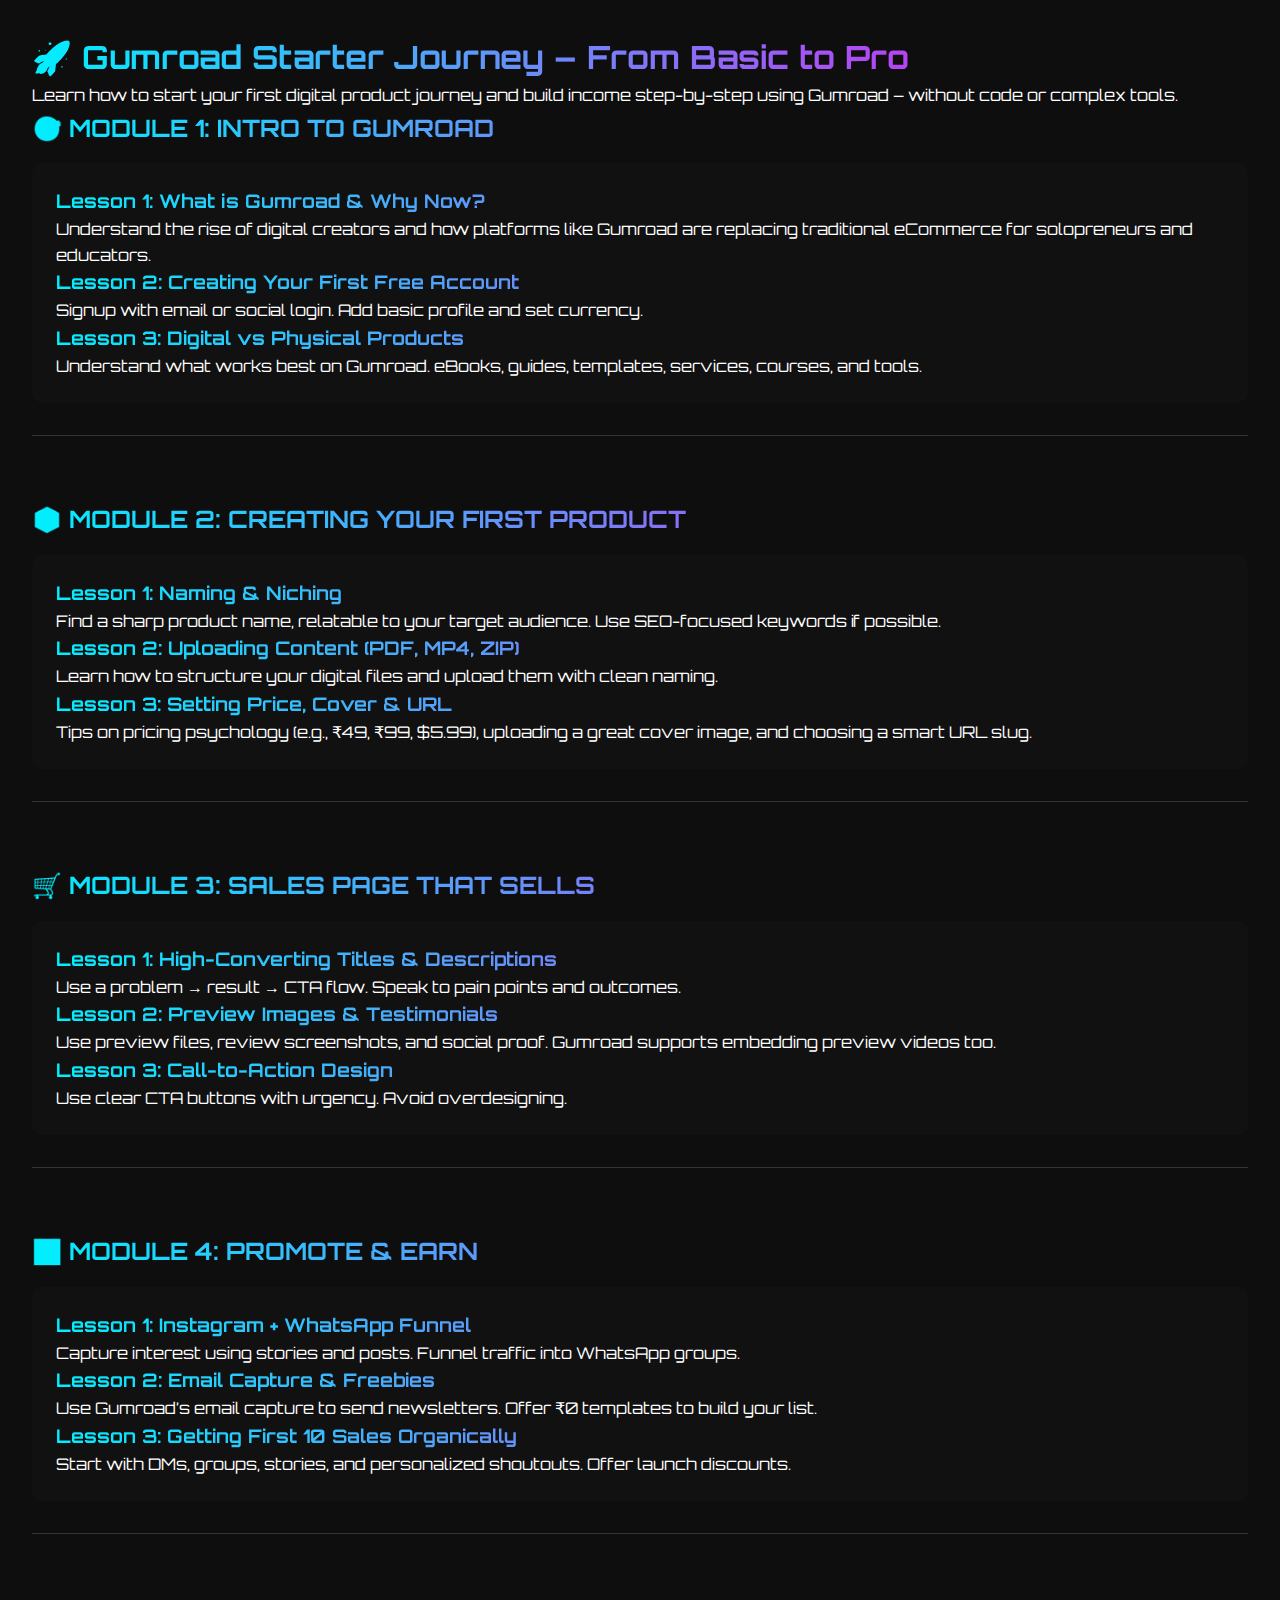
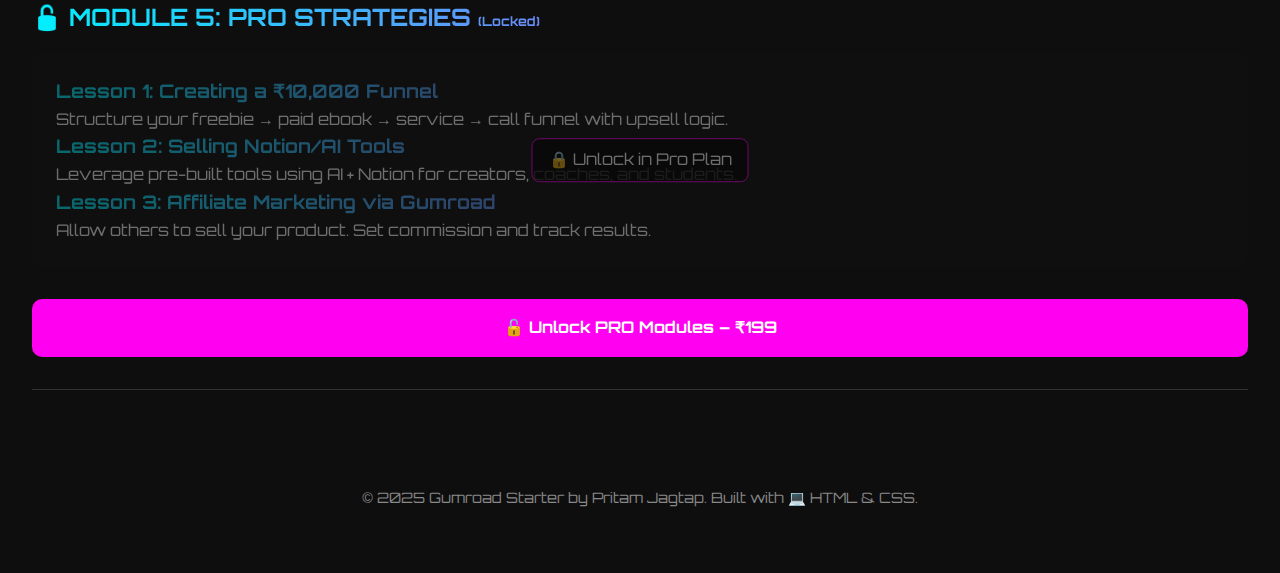
<file: index.html>
<!DOCTYPE html>
<html lang="en">
<head>
  <meta charset="UTF-8" />
  <meta name="viewport" content="width=device-width, initial-scale=1.0" />
  <title>Gumroad Starter Course – From Basic to Pro</title>
  <link href="https://fonts.googleapis.com/css2?family=Orbitron:wght@400;700&display=swap" rel="stylesheet">
  <style>
    * { margin: 0; padding: 0; box-sizing: border-box; }
    body {
      font-family: 'Orbitron', sans-serif;
      background: #0e0e0e;
      color: #ffffff;
      line-height: 1.6;
      padding: 2rem;
    }
    h1, h2, h3 {
      background: linear-gradient(90deg, #00f0ff, #ff00f0);
      -webkit-background-clip: text;
      -webkit-text-fill-color: transparent;
    }
    section {
      margin-bottom: 4rem;
      border-bottom: 1px solid #333;
      padding-bottom: 2rem;
    }
    .module {
      background: #111;
      padding: 1.5rem;
      border-radius: 10px;
      margin-top: 1rem;
    }
    .locked {
      opacity: 0.4;
      pointer-events: none;
      position: relative;
    }
    .locked::after {
      content: '🔒 Unlock in Pro Plan';
      position: absolute;
      top: 50%;
      left: 50%;
      transform: translate(-50%, -50%);
      background: rgba(0,0,0,0.8);
      padding: 0.5rem 1rem;
      border: 1px solid #ff00f0;
      border-radius: 8px;
    }
    .cta {
      background: #ff00f0;
      padding: 1rem;
      text-align: center;
      border-radius: 10px;
      margin-top: 2rem;
    }
    .cta a {
      color: white;
      text-decoration: none;
      font-weight: bold;
    }
  </style>
</head>
<body>
  <h1>🚀 Gumroad Starter Journey – From Basic to Pro</h1>
  <p>Learn how to start your first digital product journey and build income step-by-step using Gumroad – without code or complex tools.</p>

  <section>
    <h2>🎯 MODULE 1: INTRO TO GUMROAD</h2>
    <div class="module">
      <h3>Lesson 1: What is Gumroad & Why Now?</h3>
      <p>Understand the rise of digital creators and how platforms like Gumroad are replacing traditional eCommerce for solopreneurs and educators.</p>

      <h3>Lesson 2: Creating Your First Free Account</h3>
      <p>Signup with email or social login. Add basic profile and set currency.</p>

      <h3>Lesson 3: Digital vs Physical Products</h3>
      <p>Understand what works best on Gumroad. eBooks, guides, templates, services, courses, and tools.</p>
    </div>
  </section>

  <section>
    <h2>📦 MODULE 2: CREATING YOUR FIRST PRODUCT</h2>
    <div class="module">
      <h3>Lesson 1: Naming & Niching</h3>
      <p>Find a sharp product name, relatable to your target audience. Use SEO-focused keywords if possible.</p>

      <h3>Lesson 2: Uploading Content (PDF, MP4, ZIP)</h3>
      <p>Learn how to structure your digital files and upload them with clean naming.</p>

      <h3>Lesson 3: Setting Price, Cover & URL</h3>
      <p>Tips on pricing psychology (e.g., ₹49, ₹99, $5.99), uploading a great cover image, and choosing a smart URL slug.</p>
    </div>
  </section>

  <section>
    <h2>🛒 MODULE 3: SALES PAGE THAT SELLS</h2>
    <div class="module">
      <h3>Lesson 1: High-Converting Titles & Descriptions</h3>
      <p>Use a problem → result → CTA flow. Speak to pain points and outcomes.</p>

      <h3>Lesson 2: Preview Images & Testimonials</h3>
      <p>Use preview files, review screenshots, and social proof. Gumroad supports embedding preview videos too.</p>

      <h3>Lesson 3: Call-to-Action Design</h3>
      <p>Use clear CTA buttons with urgency. Avoid overdesigning.</p>
    </div>
  </section>

  <section>
    <h2>📈 MODULE 4: PROMOTE & EARN</h2>
    <div class="module">
      <h3>Lesson 1: Instagram + WhatsApp Funnel</h3>
      <p>Capture interest using stories and posts. Funnel traffic into WhatsApp groups.</p>

      <h3>Lesson 2: Email Capture & Freebies</h3>
      <p>Use Gumroad’s email capture to send newsletters. Offer ₹0 templates to build your list.</p>

      <h3>Lesson 3: Getting First 10 Sales Organically</h3>
      <p>Start with DMs, groups, stories, and personalized shoutouts. Offer launch discounts.</p>
    </div>
  </section>

  <section>
    <h2>🔓 MODULE 5: PRO STRATEGIES <span style="font-size: 0.8rem; color: #aaa;">(Locked)</span></h2>
    <div class="module locked">
      <h3>Lesson 1: Creating a ₹10,000 Funnel</h3>
      <p>Structure your freebie → paid ebook → service → call funnel with upsell logic.</p>

      <h3>Lesson 2: Selling Notion/AI Tools</h3>
      <p>Leverage pre-built tools using AI + Notion for creators, coaches, and students.</p>

      <h3>Lesson 3: Affiliate Marketing via Gumroad</h3>
      <p>Allow others to sell your product. Set commission and track results.</p>
    </div>

    <div class="cta">
      <a href="https://yourgumroadlink.com">🔓 Unlock PRO Modules – ₹199</a>
    </div>
  </section>

  <footer style="text-align:center; padding:2rem 0; font-size:0.9rem; color:#888;">
    © 2025 Gumroad Starter by Pritam Jagtap. Built with 💻 HTML & CSS.
  </footer>
</body>
</html>
</file>
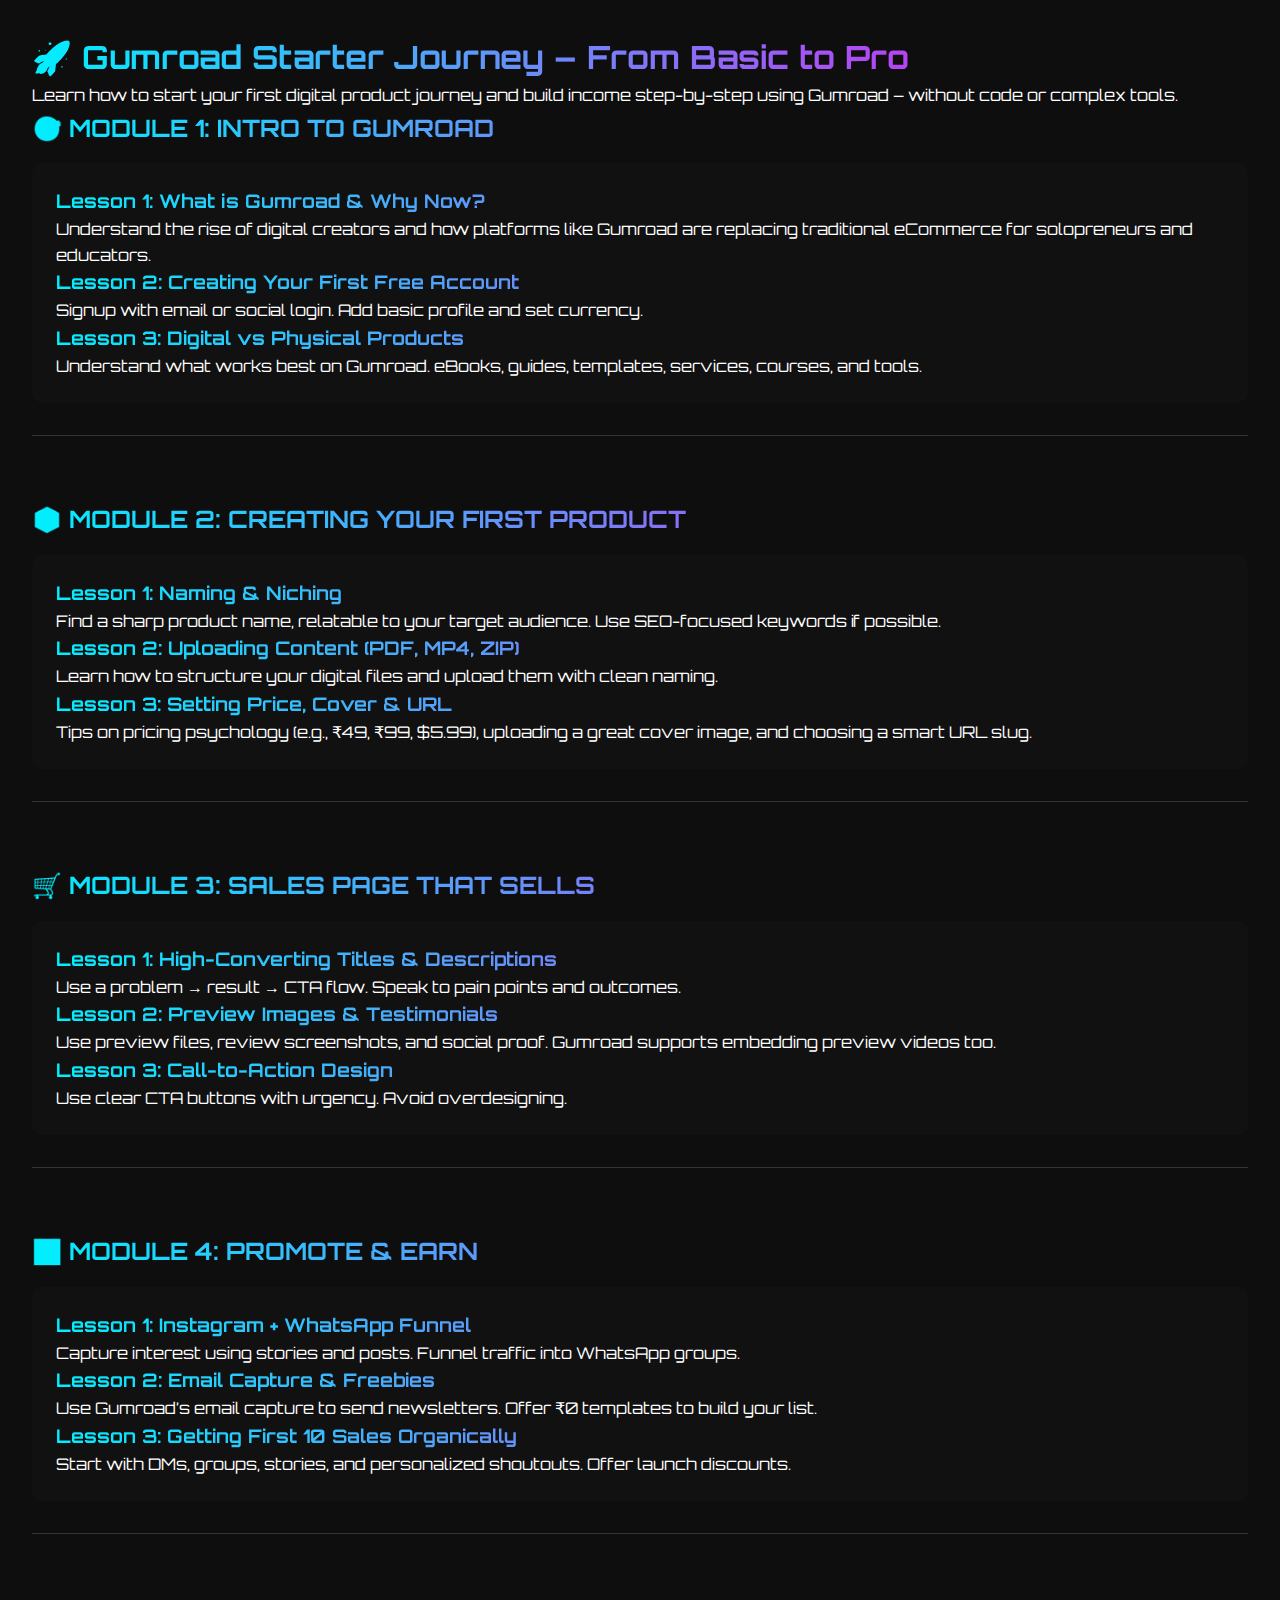
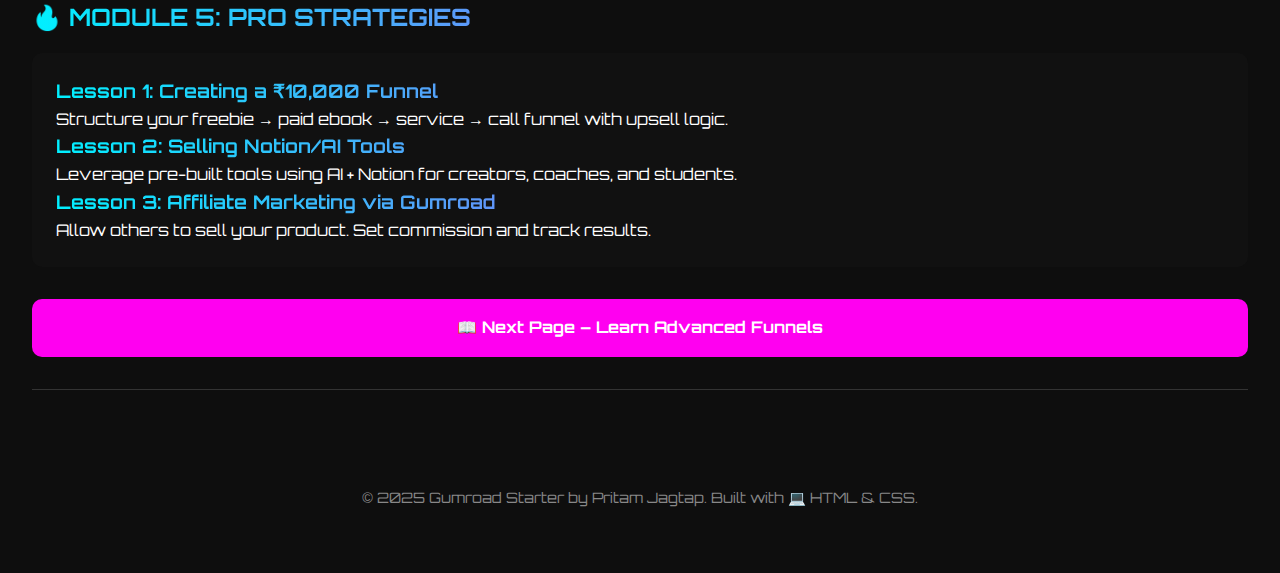
<file: page2.html>
<!DOCTYPE html>
<html lang="en">
<head>
  <meta charset="UTF-8" />
  <meta name="viewport" content="width=device-width, initial-scale=1.0" />
  <title>Gumroad Starter Course – From Basic to Pro</title>
  <link href="https://fonts.googleapis.com/css2?family=Orbitron:wght@400;700&display=swap" rel="stylesheet">
  <style>
    * { margin: 0; padding: 0; box-sizing: border-box; }
    body {
      font-family: 'Orbitron', sans-serif;
      background: #0e0e0e;
      color: #ffffff;
      line-height: 1.6;
      padding: 2rem;
    }
    h1, h2, h3 {
      background: linear-gradient(90deg, #00f0ff, #ff00f0);
      -webkit-background-clip: text;
      -webkit-text-fill-color: transparent;
    }
    section {
      margin-bottom: 4rem;
      border-bottom: 1px solid #333;
      padding-bottom: 2rem;
    }
    .module {
      background: #111;
      padding: 1.5rem;
      border-radius: 10px;
      margin-top: 1rem;
    }
    .cta {
      background: #ff00f0;
      padding: 1rem;
      text-align: center;
      border-radius: 10px;
      margin-top: 2rem;
    }
    .cta a {
      color: white;
      text-decoration: none;
      font-weight: bold;
    }
  </style>
</head>
<body>
  <h1>🚀 Gumroad Starter Journey – From Basic to Pro</h1>
  <p>Learn how to start your first digital product journey and build income step-by-step using Gumroad – without code or complex tools.</p>

  <section>
    <h2>🎯 MODULE 1: INTRO TO GUMROAD</h2>
    <div class="module">
      <h3>Lesson 1: What is Gumroad & Why Now?</h3>
      <p>Understand the rise of digital creators and how platforms like Gumroad are replacing traditional eCommerce for solopreneurs and educators.</p>

      <h3>Lesson 2: Creating Your First Free Account</h3>
      <p>Signup with email or social login. Add basic profile and set currency.</p>

      <h3>Lesson 3: Digital vs Physical Products</h3>
      <p>Understand what works best on Gumroad. eBooks, guides, templates, services, courses, and tools.</p>
    </div>
  </section>

  <section>
    <h2>📦 MODULE 2: CREATING YOUR FIRST PRODUCT</h2>
    <div class="module">
      <h3>Lesson 1: Naming & Niching</h3>
      <p>Find a sharp product name, relatable to your target audience. Use SEO-focused keywords if possible.</p>

      <h3>Lesson 2: Uploading Content (PDF, MP4, ZIP)</h3>
      <p>Learn how to structure your digital files and upload them with clean naming.</p>

      <h3>Lesson 3: Setting Price, Cover & URL</h3>
      <p>Tips on pricing psychology (e.g., ₹49, ₹99, $5.99), uploading a great cover image, and choosing a smart URL slug.</p>
    </div>
  </section>

  <section>
    <h2>🛒 MODULE 3: SALES PAGE THAT SELLS</h2>
    <div class="module">
      <h3>Lesson 1: High-Converting Titles & Descriptions</h3>
      <p>Use a problem → result → CTA flow. Speak to pain points and outcomes.</p>

      <h3>Lesson 2: Preview Images & Testimonials</h3>
      <p>Use preview files, review screenshots, and social proof. Gumroad supports embedding preview videos too.</p>

      <h3>Lesson 3: Call-to-Action Design</h3>
      <p>Use clear CTA buttons with urgency. Avoid overdesigning.</p>
    </div>
  </section>

  <section>
    <h2>📈 MODULE 4: PROMOTE & EARN</h2>
    <div class="module">
      <h3>Lesson 1: Instagram + WhatsApp Funnel</h3>
      <p>Capture interest using stories and posts. Funnel traffic into WhatsApp groups.</p>

      <h3>Lesson 2: Email Capture & Freebies</h3>
      <p>Use Gumroad’s email capture to send newsletters. Offer ₹0 templates to build your list.</p>

      <h3>Lesson 3: Getting First 10 Sales Organically</h3>
      <p>Start with DMs, groups, stories, and personalized shoutouts. Offer launch discounts.</p>
    </div>
  </section>

  <section>
    <h2>🔥 MODULE 5: PRO STRATEGIES</h2>
    <div class="module">
      <h3>Lesson 1: Creating a ₹10,000 Funnel</h3>
      <p>Structure your freebie → paid ebook → service → call funnel with upsell logic.</p>

      <h3>Lesson 2: Selling Notion/AI Tools</h3>
      <p>Leverage pre-built tools using AI + Notion for creators, coaches, and students.</p>

      <h3>Lesson 3: Affiliate Marketing via Gumroad</h3>
      <p>Allow others to sell your product. Set commission and track results.</p>
    </div>

    <div class="cta">
      <a href="page2.html">📖 Next Page – Learn Advanced Funnels</a>
    </div>
  </section>

  <footer style="text-align:center; padding:2rem 0; font-size:0.9rem; color:#888;">
    © 2025 Gumroad Starter by Pritam Jagtap. Built with 💻 HTML & CSS.
  </footer>
</body>
</html>
</file>
